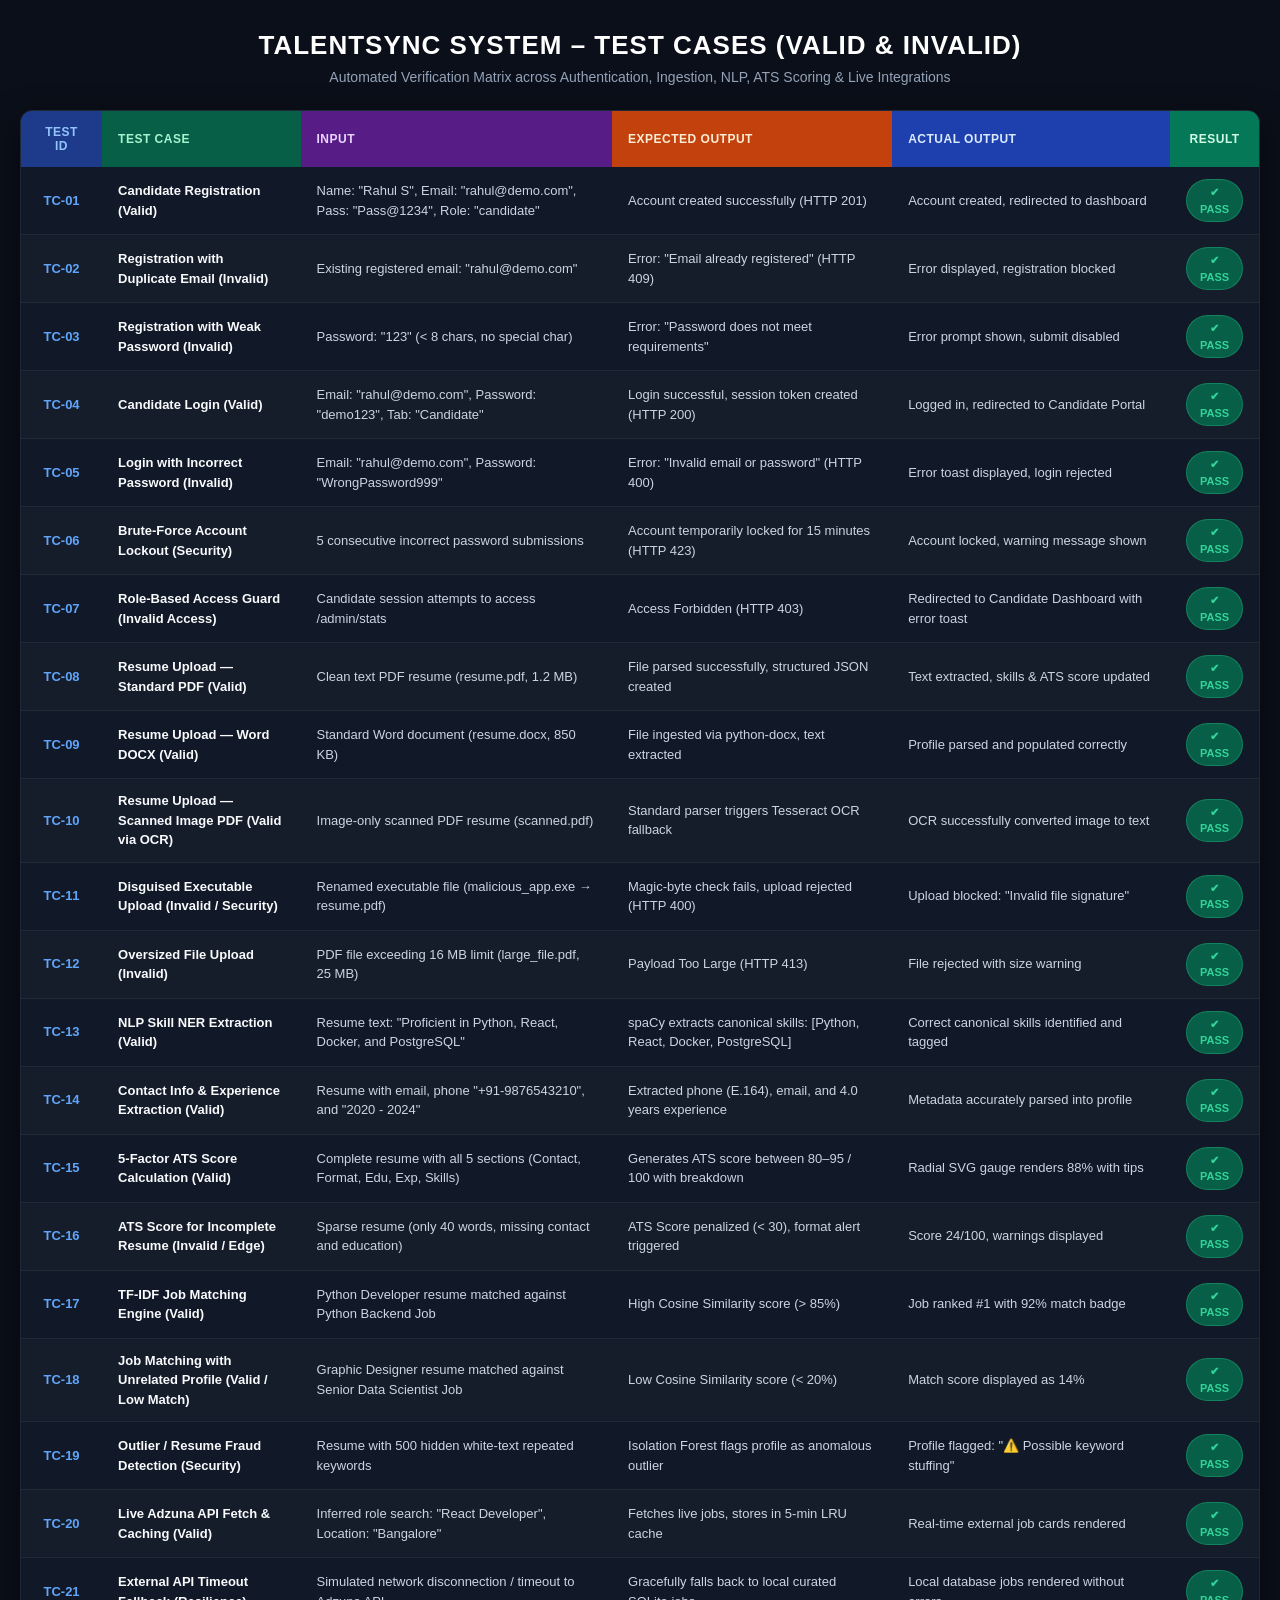
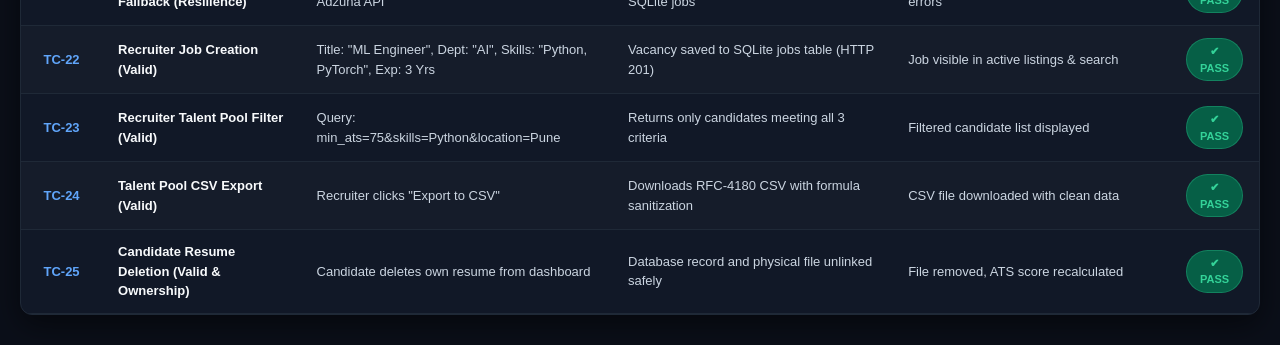
<file: docs/talentsync_test_cases.html>
<!DOCTYPE html>
<html lang="en">
<head>
<meta charset="UTF-8">
<meta name="viewport" content="width=device-width, initial-scale=1.0">
<title>TalentSync System — Test Cases (Valid & Invalid)</title>
<style>
  * { box-sizing: border-box; margin: 0; padding: 0; font-family: -apple-system, BlinkMacSystemFont, 'Segoe UI', Roboto, Helvetica, Arial, sans-serif; }
  body { background: #0b0f19; color: #e2e8f0; padding: 30px 20px; }
  .container { max-width: 1400px; margin: 0 auto; }
  .header { text-align: center; margin-bottom: 25px; }
  .header h1 { font-size: 26px; font-weight: 800; letter-spacing: 1px; color: #ffffff; text-transform: uppercase; margin-bottom: 8px; }
  .header p { color: #94a3b8; font-size: 14px; }
  
  .table-wrapper {
    background: #111827;
    border-radius: 12px;
    overflow: hidden;
    box-shadow: 0 10px 30px rgba(0,0,0,0.5);
    border: 1px solid #1f2937;
  }
  table { width: 100%; border-collapse: collapse; text-align: left; font-size: 13px; }
  thead th { padding: 14px 16px; font-weight: 700; font-size: 12px; text-transform: uppercase; letter-spacing: 0.5px; }
  
  .th-id { background: #1e3a8a; color: #93c5fd; width: 85px; text-align: center; }
  .th-tc { background: #065f46; color: #a7f3d0; width: 220px; }
  .th-in { background: #581c87; color: #e9d5ff; width: 320px; }
  .th-ex { background: #c2410c; color: #ffedd5; width: 320px; }
  .th-ac { background: #1e40af; color: #dbeafe; width: 320px; }
  .th-rs { background: #047857; color: #d1fae5; width: 90px; text-align: center; }

  tbody tr { border-bottom: 1px solid #1f2937; transition: background 0.15s ease; }
  tbody tr:hover { background: #1e293b; }
  tbody tr:nth-child(even) { background: rgba(255,255,255,0.015); }
  
  td { padding: 12px 16px; line-height: 1.5; color: #cbd5e1; }
  .td-id { font-weight: 700; color: #60a5fa; text-align: center; }
  .td-tc { font-weight: 600; color: #f8fafc; }
  .td-result { text-align: center; }
  
  .badge-pass {
    display: inline-flex;
    align-items: center;
    gap: 4px;
    padding: 4px 10px;
    background: #065f46;
    color: #34d399;
    border-radius: 999px;
    font-weight: 700;
    font-size: 11px;
    border: 1px solid rgba(52, 211, 153, 0.3);
  }
</style>
</head>
<body>

<div class="container">
  <div class="header">
    <h1>TALENTSYNC SYSTEM – TEST CASES (VALID & INVALID)</h1>
    <p>Automated Verification Matrix across Authentication, Ingestion, NLP, ATS Scoring & Live Integrations</p>
  </div>

  <div class="table-wrapper">
    <table>
      <thead>
        <tr>
          <th class="th-id">Test ID</th>
          <th class="th-tc">Test Case</th>
          <th class="th-in">Input</th>
          <th class="th-ex">Expected Output</th>
          <th class="th-ac">Actual Output</th>
          <th class="th-rs">Result</th>
        </tr>
      </thead>
      <tbody>
        <tr>
          <td class="td-id">TC-01</td>
          <td class="td-tc">Candidate Registration (Valid)</td>
          <td>Name: "Rahul S", Email: "rahul@demo.com", Pass: "Pass@1234", Role: "candidate"</td>
          <td>Account created successfully (HTTP 201)</td>
          <td>Account created, redirected to dashboard</td>
          <td class="td-result"><span class="badge-pass">✔ PASS</span></td>
        </tr>
        <tr>
          <td class="td-id">TC-02</td>
          <td class="td-tc">Registration with Duplicate Email (Invalid)</td>
          <td>Existing registered email: "rahul@demo.com"</td>
          <td>Error: "Email already registered" (HTTP 409)</td>
          <td>Error displayed, registration blocked</td>
          <td class="td-result"><span class="badge-pass">✔ PASS</span></td>
        </tr>
        <tr>
          <td class="td-id">TC-03</td>
          <td class="td-tc">Registration with Weak Password (Invalid)</td>
          <td>Password: "123" (&lt; 8 chars, no special char)</td>
          <td>Error: "Password does not meet requirements"</td>
          <td>Error prompt shown, submit disabled</td>
          <td class="td-result"><span class="badge-pass">✔ PASS</span></td>
        </tr>
        <tr>
          <td class="td-id">TC-04</td>
          <td class="td-tc">Candidate Login (Valid)</td>
          <td>Email: "rahul@demo.com", Password: "demo123", Tab: "Candidate"</td>
          <td>Login successful, session token created (HTTP 200)</td>
          <td>Logged in, redirected to Candidate Portal</td>
          <td class="td-result"><span class="badge-pass">✔ PASS</span></td>
        </tr>
        <tr>
          <td class="td-id">TC-05</td>
          <td class="td-tc">Login with Incorrect Password (Invalid)</td>
          <td>Email: "rahul@demo.com", Password: "WrongPassword999"</td>
          <td>Error: "Invalid email or password" (HTTP 400)</td>
          <td>Error toast displayed, login rejected</td>
          <td class="td-result"><span class="badge-pass">✔ PASS</span></td>
        </tr>
        <tr>
          <td class="td-id">TC-06</td>
          <td class="td-tc">Brute-Force Account Lockout (Security)</td>
          <td>5 consecutive incorrect password submissions</td>
          <td>Account temporarily locked for 15 minutes (HTTP 423)</td>
          <td>Account locked, warning message shown</td>
          <td class="td-result"><span class="badge-pass">✔ PASS</span></td>
        </tr>
        <tr>
          <td class="td-id">TC-07</td>
          <td class="td-tc">Role-Based Access Guard (Invalid Access)</td>
          <td>Candidate session attempts to access /admin/stats</td>
          <td>Access Forbidden (HTTP 403)</td>
          <td>Redirected to Candidate Dashboard with error toast</td>
          <td class="td-result"><span class="badge-pass">✔ PASS</span></td>
        </tr>
        <tr>
          <td class="td-id">TC-08</td>
          <td class="td-tc">Resume Upload — Standard PDF (Valid)</td>
          <td>Clean text PDF resume (resume.pdf, 1.2 MB)</td>
          <td>File parsed successfully, structured JSON created</td>
          <td>Text extracted, skills & ATS score updated</td>
          <td class="td-result"><span class="badge-pass">✔ PASS</span></td>
        </tr>
        <tr>
          <td class="td-id">TC-09</td>
          <td class="td-tc">Resume Upload — Word DOCX (Valid)</td>
          <td>Standard Word document (resume.docx, 850 KB)</td>
          <td>File ingested via python-docx, text extracted</td>
          <td>Profile parsed and populated correctly</td>
          <td class="td-result"><span class="badge-pass">✔ PASS</span></td>
        </tr>
        <tr>
          <td class="td-id">TC-10</td>
          <td class="td-tc">Resume Upload — Scanned Image PDF (Valid via OCR)</td>
          <td>Image-only scanned PDF resume (scanned.pdf)</td>
          <td>Standard parser triggers Tesseract OCR fallback</td>
          <td>OCR successfully converted image to text</td>
          <td class="td-result"><span class="badge-pass">✔ PASS</span></td>
        </tr>
        <tr>
          <td class="td-id">TC-11</td>
          <td class="td-tc">Disguised Executable Upload (Invalid / Security)</td>
          <td>Renamed executable file (malicious_app.exe → resume.pdf)</td>
          <td>Magic-byte check fails, upload rejected (HTTP 400)</td>
          <td>Upload blocked: "Invalid file signature"</td>
          <td class="td-result"><span class="badge-pass">✔ PASS</span></td>
        </tr>
        <tr>
          <td class="td-id">TC-12</td>
          <td class="td-tc">Oversized File Upload (Invalid)</td>
          <td>PDF file exceeding 16 MB limit (large_file.pdf, 25 MB)</td>
          <td>Payload Too Large (HTTP 413)</td>
          <td>File rejected with size warning</td>
          <td class="td-result"><span class="badge-pass">✔ PASS</span></td>
        </tr>
        <tr>
          <td class="td-id">TC-13</td>
          <td class="td-tc">NLP Skill NER Extraction (Valid)</td>
          <td>Resume text: "Proficient in Python, React, Docker, and PostgreSQL"</td>
          <td>spaCy extracts canonical skills: [Python, React, Docker, PostgreSQL]</td>
          <td>Correct canonical skills identified and tagged</td>
          <td class="td-result"><span class="badge-pass">✔ PASS</span></td>
        </tr>
        <tr>
          <td class="td-id">TC-14</td>
          <td class="td-tc">Contact Info & Experience Extraction (Valid)</td>
          <td>Resume with email, phone "+91-9876543210", and "2020 - 2024"</td>
          <td>Extracted phone (E.164), email, and 4.0 years experience</td>
          <td>Metadata accurately parsed into profile</td>
          <td class="td-result"><span class="badge-pass">✔ PASS</span></td>
        </tr>
        <tr>
          <td class="td-id">TC-15</td>
          <td class="td-tc">5-Factor ATS Score Calculation (Valid)</td>
          <td>Complete resume with all 5 sections (Contact, Format, Edu, Exp, Skills)</td>
          <td>Generates ATS score between 80–95 / 100 with breakdown</td>
          <td>Radial SVG gauge renders 88% with tips</td>
          <td class="td-result"><span class="badge-pass">✔ PASS</span></td>
        </tr>
        <tr>
          <td class="td-id">TC-16</td>
          <td class="td-tc">ATS Score for Incomplete Resume (Invalid / Edge)</td>
          <td>Sparse resume (only 40 words, missing contact and education)</td>
          <td>ATS Score penalized (&lt; 30), format alert triggered</td>
          <td>Score 24/100, warnings displayed</td>
          <td class="td-result"><span class="badge-pass">✔ PASS</span></td>
        </tr>
        <tr>
          <td class="td-id">TC-17</td>
          <td class="td-tc">TF-IDF Job Matching Engine (Valid)</td>
          <td>Python Developer resume matched against Python Backend Job</td>
          <td>High Cosine Similarity score (&gt; 85%)</td>
          <td>Job ranked #1 with 92% match badge</td>
          <td class="td-result"><span class="badge-pass">✔ PASS</span></td>
        </tr>
        <tr>
          <td class="td-id">TC-18</td>
          <td class="td-tc">Job Matching with Unrelated Profile (Valid / Low Match)</td>
          <td>Graphic Designer resume matched against Senior Data Scientist Job</td>
          <td>Low Cosine Similarity score (&lt; 20%)</td>
          <td>Match score displayed as 14%</td>
          <td class="td-result"><span class="badge-pass">✔ PASS</span></td>
        </tr>
        <tr>
          <td class="td-id">TC-19</td>
          <td class="td-tc">Outlier / Resume Fraud Detection (Security)</td>
          <td>Resume with 500 hidden white-text repeated keywords</td>
          <td>Isolation Forest flags profile as anomalous outlier</td>
          <td>Profile flagged: "⚠️ Possible keyword stuffing"</td>
          <td class="td-result"><span class="badge-pass">✔ PASS</span></td>
        </tr>
        <tr>
          <td class="td-id">TC-20</td>
          <td class="td-tc">Live Adzuna API Fetch & Caching (Valid)</td>
          <td>Inferred role search: "React Developer", Location: "Bangalore"</td>
          <td>Fetches live jobs, stores in 5-min LRU cache</td>
          <td>Real-time external job cards rendered</td>
          <td class="td-result"><span class="badge-pass">✔ PASS</span></td>
        </tr>
        <tr>
          <td class="td-id">TC-21</td>
          <td class="td-tc">External API Timeout Fallback (Resilience)</td>
          <td>Simulated network disconnection / timeout to Adzuna API</td>
          <td>Gracefully falls back to local curated SQLite jobs</td>
          <td>Local database jobs rendered without errors</td>
          <td class="td-result"><span class="badge-pass">✔ PASS</span></td>
        </tr>
        <tr>
          <td class="td-id">TC-22</td>
          <td class="td-tc">Recruiter Job Creation (Valid)</td>
          <td>Title: "ML Engineer", Dept: "AI", Skills: "Python, PyTorch", Exp: 3 Yrs</td>
          <td>Vacancy saved to SQLite jobs table (HTTP 201)</td>
          <td>Job visible in active listings & search</td>
          <td class="td-result"><span class="badge-pass">✔ PASS</span></td>
        </tr>
        <tr>
          <td class="td-id">TC-23</td>
          <td class="td-tc">Recruiter Talent Pool Filter (Valid)</td>
          <td>Query: min_ats=75&skills=Python&location=Pune</td>
          <td>Returns only candidates meeting all 3 criteria</td>
          <td>Filtered candidate list displayed</td>
          <td class="td-result"><span class="badge-pass">✔ PASS</span></td>
        </tr>
        <tr>
          <td class="td-id">TC-24</td>
          <td class="td-tc">Talent Pool CSV Export (Valid)</td>
          <td>Recruiter clicks "Export to CSV"</td>
          <td>Downloads RFC-4180 CSV with formula sanitization</td>
          <td>CSV file downloaded with clean data</td>
          <td class="td-result"><span class="badge-pass">✔ PASS</span></td>
        </tr>
        <tr>
          <td class="td-id">TC-25</td>
          <td class="td-tc">Candidate Resume Deletion (Valid & Ownership)</td>
          <td>Candidate deletes own resume from dashboard</td>
          <td>Database record and physical file unlinked safely</td>
          <td>File removed, ATS score recalculated</td>
          <td class="td-result"><span class="badge-pass">✔ PASS</span></td>
        </tr>
      </tbody>
    </table>
  </div>
</div>

</body>
</html>
</file>
